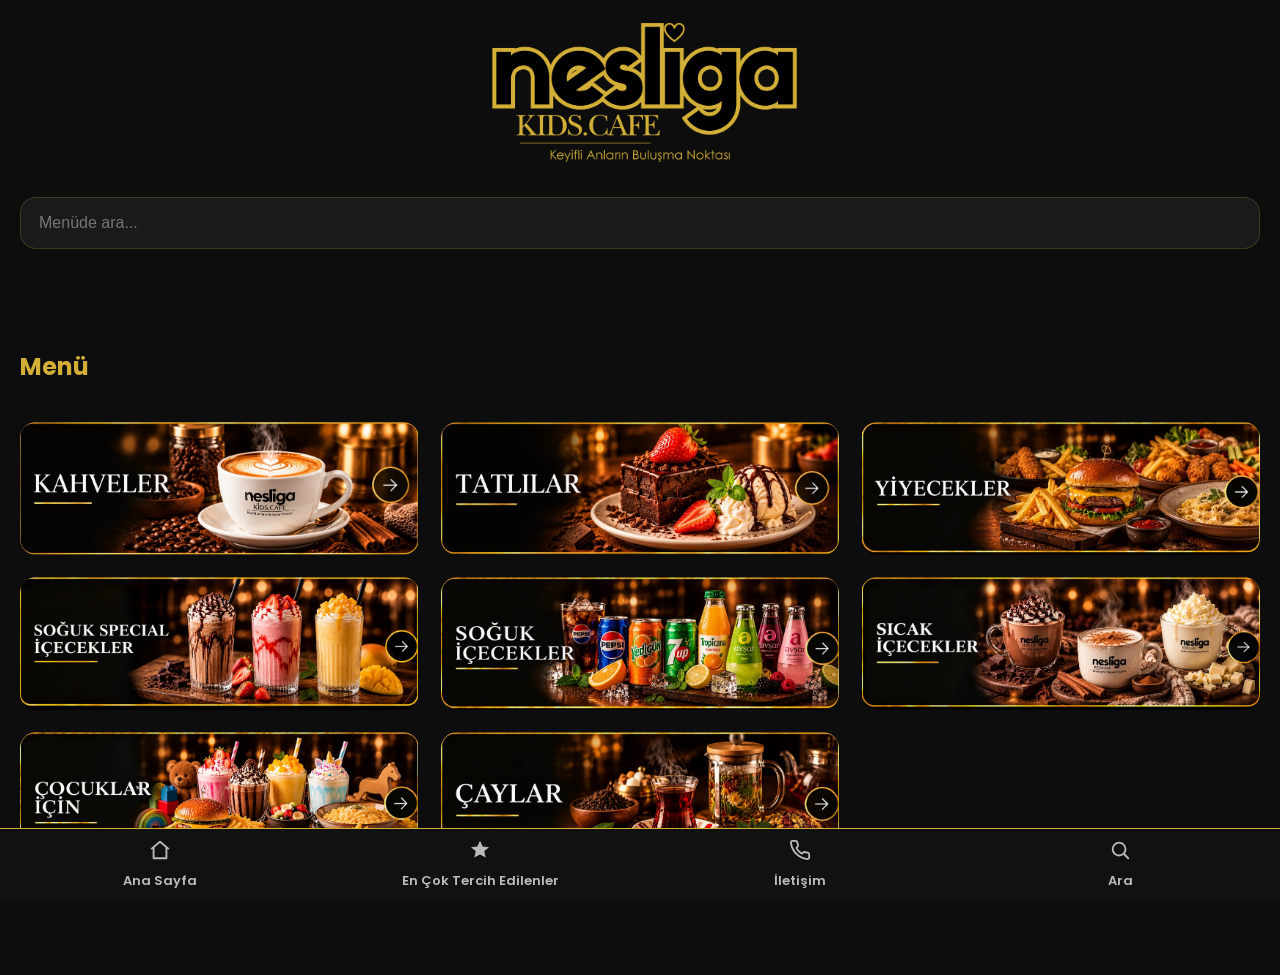
<file: index.html>
<html lang="tr">

<head>
    <meta charset="UTF-8">
    <meta name="viewport" content="width=device-width, initial-scale=1.0">

    <title>Nesliga Kids Menü</title>

    <link rel="preconnect" href="https://fonts.googleapis.com">

    <link rel="preconnect" href="https://fonts.gstatic.com" crossorigin>

    <link href="https://fonts.googleapis.com/css2?family=Allura&display=swap" rel="stylesheet">
    <link rel="stylesheet" href="style.css">

    <link rel="preconnect" href="https://fonts.googleapis.com">
    <link rel="preconnect" href="https://fonts.gstatic.com" crossorigin>

    <link href="https://fonts.googleapis.com/css2?family=Poppins:wght@300;400;500;600;700&display=swap" rel="stylesheet">
</head>

<body>

    <header class="header">

    <a href="index.html" class="logoLink">
        <img src="./assets/images/logo/logo.png"
             alt="Nesliga Kids Logo"
             class="logo">
    </a>

</header>

<div class="searchBox">

        <input type="text" id="arama" placeholder="Menüde ara...">

    </div>

    

    <section>

    <h2 class="title">
        Menü
    </h2>

    
<div class="categories" id="anaKategoriListesi"></div>


</section>

<script src="script.js"></script>

<nav class="bottom-nav">

    <a href="index.html">

        <svg xmlns="http://www.w3.org/2000/svg" width="22" height="22"
             viewBox="0 0 24 24" fill="none"
             stroke="currentColor" stroke-width="2"
             stroke-linecap="round" stroke-linejoin="round">
            <path d="M3 10.5L12 3l9 7.5"/>
            <path d="M5 9.5V21h14V9.5"/>
        </svg>

        <span>Ana Sayfa</span>

    </a>

    <a href="onerilen.html">

        <svg xmlns="http://www.w3.org/2000/svg" width="22" height="22"
             viewBox="0 0 24 24" fill="currentColor">
            <path d="M12 2l2.9 6.3 6.9.6-5.2 4.5 1.6 6.7L12 16.9 5.8 20.1l1.6-6.7L2.2 8.9l6.9-.6L12 2z"/>
        </svg>

        <span>En Çok Tercih Edilenler</span>

    </a>

    <a href="iletisim.html">

    <svg xmlns="http://www.w3.org/2000/svg" width="22" height="22"
         viewBox="0 0 24 24" fill="none"
         stroke="currentColor" stroke-width="2"
         stroke-linecap="round"
         stroke-linejoin="round">
        <path d="M22 16.92v3a2 2 0 0 1-2.18 2
                 19.79 19.79 0 0 1-8.63-3.07
                 19.5 19.5 0 0 1-6-6
                 19.79 19.79 0 0 1-3.07-8.67
                 A2 2 0 0 1 4.11 2h3
                 a2 2 0 0 1 2 1.72
                 c.12.89.33 1.76.63 2.6
                 a2 2 0 0 1-.45 2.11L8.09 9.91
                 a16 16 0 0 0 6 6
                 l1.48-1.2
                 a2 2 0 0 1 2.11-.45
                 c.84.3 1.71.51 2.6.63
                 A2 2 0 0 1 22 16.92z"/>
    </svg>

    <span>İletişim</span>

</a>

    <a href="#arama">

        <svg xmlns="http://www.w3.org/2000/svg" width="22" height="22"
             viewBox="0 0 24 24" fill="none"
             stroke="currentColor" stroke-width="2"
             stroke-linecap="round"
             stroke-linejoin="round">
            <circle cx="11" cy="11" r="7"/>
            <path d="M21 21l-4.35-4.35"/>
        </svg>

        <span>Ara</span>

    </a>

</nav>

</body>
</html>
</file>
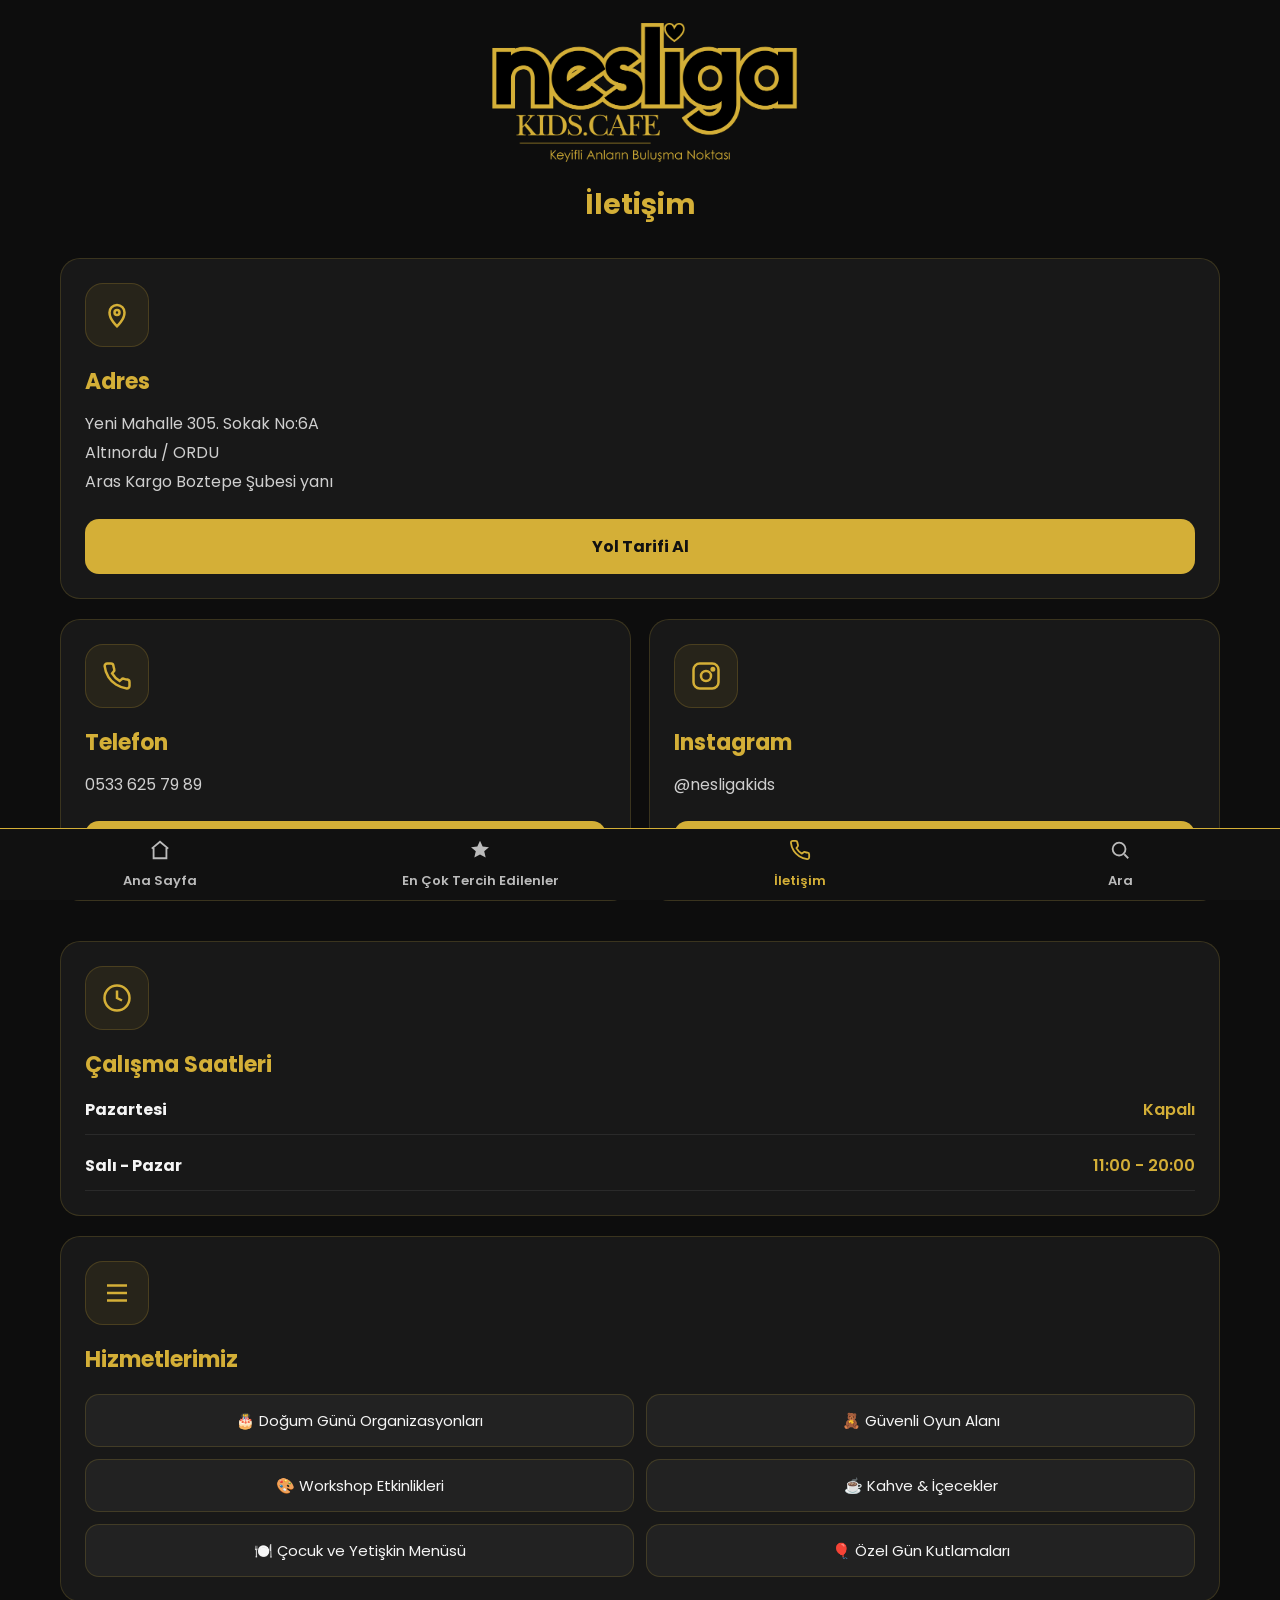
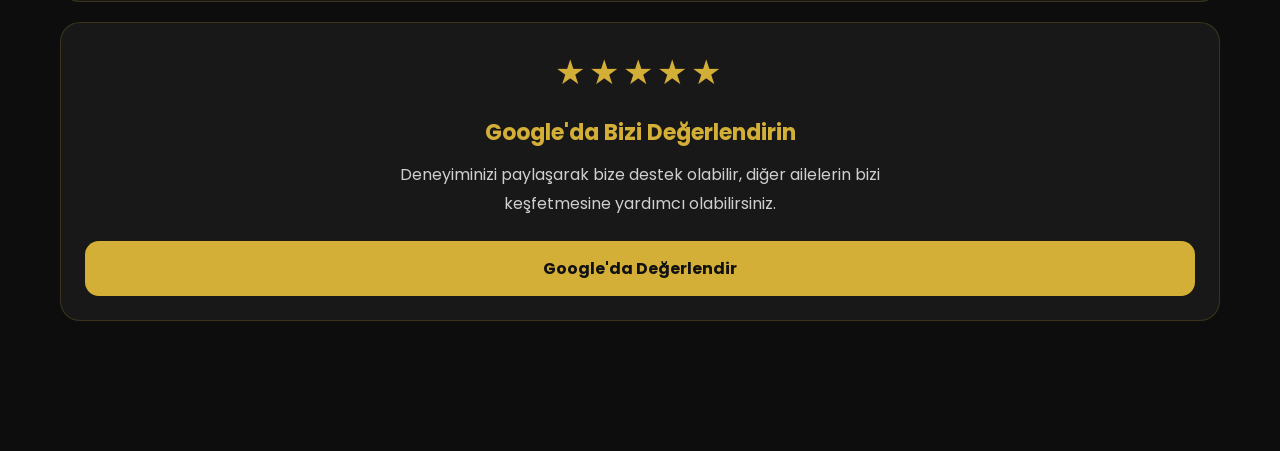
<file: iletisim.html>
<!DOCTYPE html>
<html lang="tr">

<head>
    <meta charset="UTF-8">
    <meta name="viewport" content="width=device-width, initial-scale=1.0">

    <title>İletişim | Nesliga Kids</title>

    <link rel="preconnect" href="https://fonts.googleapis.com">
    <link rel="preconnect" href="https://fonts.gstatic.com" crossorigin>

    <link href="https://fonts.googleapis.com/css2?family=Allura&display=swap" rel="stylesheet">
    <link href="https://fonts.googleapis.com/css2?family=Poppins:wght@300;400;500;600;700&display=swap" rel="stylesheet">

    <link rel="stylesheet" href="style.css">
</head>

<body>

<header class="header">

    <a href="index.html" class="logoLink">
        <img src="./assets/images/logo/logo.png"
             alt="Nesliga Kids Logo"
             class="logo">
    </a>

    <h2 class="sayfaBaslik">
        İletişim
    </h2>

</header>

<div class="container">

    <div class="contact-card">

        <div class="contact-icon">

            <svg xmlns="http://www.w3.org/2000/svg"
                 width="30"
                 height="30"
                 viewBox="0 0 24 24"
                 fill="none"
                 stroke="currentColor"
                 stroke-width="2">

                <path d="M12 21s-6-5.2-6-11a6 6 0 1 1 12 0c0 5.8-6 11-6 11z"/>
                <circle cx="12" cy="10" r="2"/>

            </svg>

        </div>

        <h3>Adres</h3>

        <p>

            Yeni Mahalle 305. Sokak No:6A<br>
            Altınordu / ORDU<br>
            Aras Kargo Boztepe Şubesi yanı

        </p>

        <a
            class="contact-btn"
            href="https://maps.app.goo.gl/dCik4smr8XqJREHt5"
            target="_blank">

            Yol Tarifi Al

        </a>

    </div>



    <div class="contact-grid">

        <div class="contact-card">

            <div class="contact-icon">

                <svg xmlns="http://www.w3.org/2000/svg"
                     width="30"
                     height="30"
                     viewBox="0 0 24 24"
                     fill="none"
                     stroke="currentColor"
                     stroke-width="2">

                    <path d="M22 16.92v3a2 2 0 0 1-2.18 2
                    19.79 19.79 0 0 1-8.63-3.07
                    19.5 19.5 0 0 1-6-6
                    19.79 19.79 0 0 1-3.07-8.67
                    A2 2 0 0 1 4.11 2h3
                    a2 2 0 0 1 2 1.72
                    c.12.89.33 1.76.63 2.6
                    a2 2 0 0 1-.45 2.11L8.09 9.91
                    a16 16 0 0 0 6 6
                    l1.48-1.2
                    a2 2 0 0 1 2.11-.45
                    c.84.3 1.71.51 2.6.63
                    A2 2 0 0 1 22 16.92z"/>

                </svg>

            </div>

            <h3>Telefon</h3>

            <p>0533 625 79 89</p>

            <a
                class="contact-btn"
                href="tel:+905336257989">

                Hemen Ara

            </a>

        </div>



        <div class="contact-card">

            <div class="contact-icon">

                <svg xmlns="http://www.w3.org/2000/svg"
                     width="30"
                     height="30"
                     viewBox="0 0 24 24"
                     fill="none"
                     stroke="currentColor"
                     stroke-width="2">

                    <rect x="2" y="2" width="20" height="20" rx="5"/>
                    <circle cx="12" cy="12" r="4"/>
                    <circle cx="17.5" cy="6.5" r="1"/>

                </svg>

            </div>

            <h3>Instagram</h3>

            <p>@nesligakids</p>

            <a
                class="contact-btn"
                target="_blank"
                href="https://instagram.com/nesligakids">

                Takip Et

            </a>

        </div>

    </div>



    <div class="contact-card">

        <div class="contact-icon">

            <svg xmlns="http://www.w3.org/2000/svg"
                 width="30"
                 height="30"
                 viewBox="0 0 24 24"
                 fill="none"
                 stroke="currentColor"
                 stroke-width="2">

                <circle cx="12" cy="12" r="10"/>
                <polyline points="12 6 12 12 16 14"/>

            </svg>

        </div>

        <h3>Çalışma Saatleri</h3>

        <div class="hours">

            <div>
                <strong>Pazartesi</strong>
                <span>Kapalı</span>
            </div>

            <div>
                <strong>Salı - Pazar</strong>
                <span>11:00 - 20:00</span>
            </div>

        </div>

    </div>

        <div class="contact-card">

        <div class="contact-icon">

            <svg xmlns="http://www.w3.org/2000/svg"
                 width="30"
                 height="30"
                 viewBox="0 0 24 24"
                 fill="none"
                 stroke="currentColor"
                 stroke-width="2">

                <path d="M4 6h16"/>
                <path d="M4 12h16"/>
                <path d="M4 18h16"/>

            </svg>

        </div>

        <h3>Hizmetlerimiz</h3>

        <div class="services-grid">

            <div class="service-item">🎂 Doğum Günü Organizasyonları</div>

            <div class="service-item">🧸 Güvenli Oyun Alanı</div>

            <div class="service-item">🎨 Workshop Etkinlikleri</div>

            <div class="service-item">☕ Kahve & İçecekler</div>

            <div class="service-item">🍽️ Çocuk ve Yetişkin Menüsü</div>

            <div class="service-item">🎈 Özel Gün Kutlamaları</div>

        </div>

    </div>



    <div class="contact-card review-card">

        <div class="stars">
            ★★★★★
        </div>

        <h3>Google'da Bizi Değerlendirin</h3>

        <p>

            Deneyiminizi paylaşarak bize destek olabilir,
            diğer ailelerin bizi keşfetmesine yardımcı olabilirsiniz.

        </p>

        <a
            class="contact-btn"
            href="https://g.page/r/CdWwIf9aoahxEBM/review"
            target="_blank">

            Google'da Değerlendir

        </a>

    </div>

</div>



<nav class="bottom-nav">

    <a href="index.html">

        <svg xmlns="http://www.w3.org/2000/svg"
             width="22"
             height="22"
             viewBox="0 0 24 24"
             fill="none"
             stroke="currentColor"
             stroke-width="2">

            <path d="M3 10.5L12 3l9 7.5"/>
            <path d="M5 9.5V21h14V9.5"/>

        </svg>

        <span>Ana Sayfa</span>

    </a>



    <a href="onerilen.html">

        <svg xmlns="http://www.w3.org/2000/svg"
             width="22"
             height="22"
             viewBox="0 0 24 24"
             fill="currentColor">

            <path d="M12 2l2.9 6.3 6.9.6-5.2 4.5 1.6 6.7L12 16.9 5.8 20.1l1.6-6.7L2.2 8.9l6.9-.6L12 2z"/>

        </svg>

        <span>En Çok Tercih Edilenler</span>

    </a>



    <a class="active" href="iletisim.html">

    <svg xmlns="http://www.w3.org/2000/svg"
         width="22"
         height="22"
         viewBox="0 0 24 24"
         fill="none"
         stroke="currentColor"
         stroke-width="2"
         stroke-linecap="round"
         stroke-linejoin="round">

        <path d="M22 16.92v3a2 2 0 0 1-2.18 2
                 19.79 19.79 0 0 1-8.63-3.07
                 19.5 19.5 0 0 1-6-6
                 19.79 19.79 0 0 1-3.07-8.67
                 A2 2 0 0 1 4.11 2h3
                 a2 2 0 0 1 2 1.72
                 c.12.89.33 1.76.63 2.6
                 a2 2 0 0 1-.45 2.11L8.09 9.91
                 a16 16 0 0 0 6 6
                 l1.48-1.2
                 a2 2 0 0 1 2.11-.45
                 c.84.3 1.71.51 2.6.63
                 A2 2 0 0 1 22 16.92z"/>
    </svg>

    <span>İletişim</span>

</a>



    <a href="index.html#arama">

        <svg xmlns="http://www.w3.org/2000/svg"
             width="22"
             height="22"
             viewBox="0 0 24 24"
             fill="none"
             stroke="currentColor"
             stroke-width="2">

            <circle cx="11" cy="11" r="7"/>

            <path d="M21 21l-4.35-4.35"/>

        </svg>

        <span>Ara</span>

    </a>

</nav>

</body>
</html>
</file>
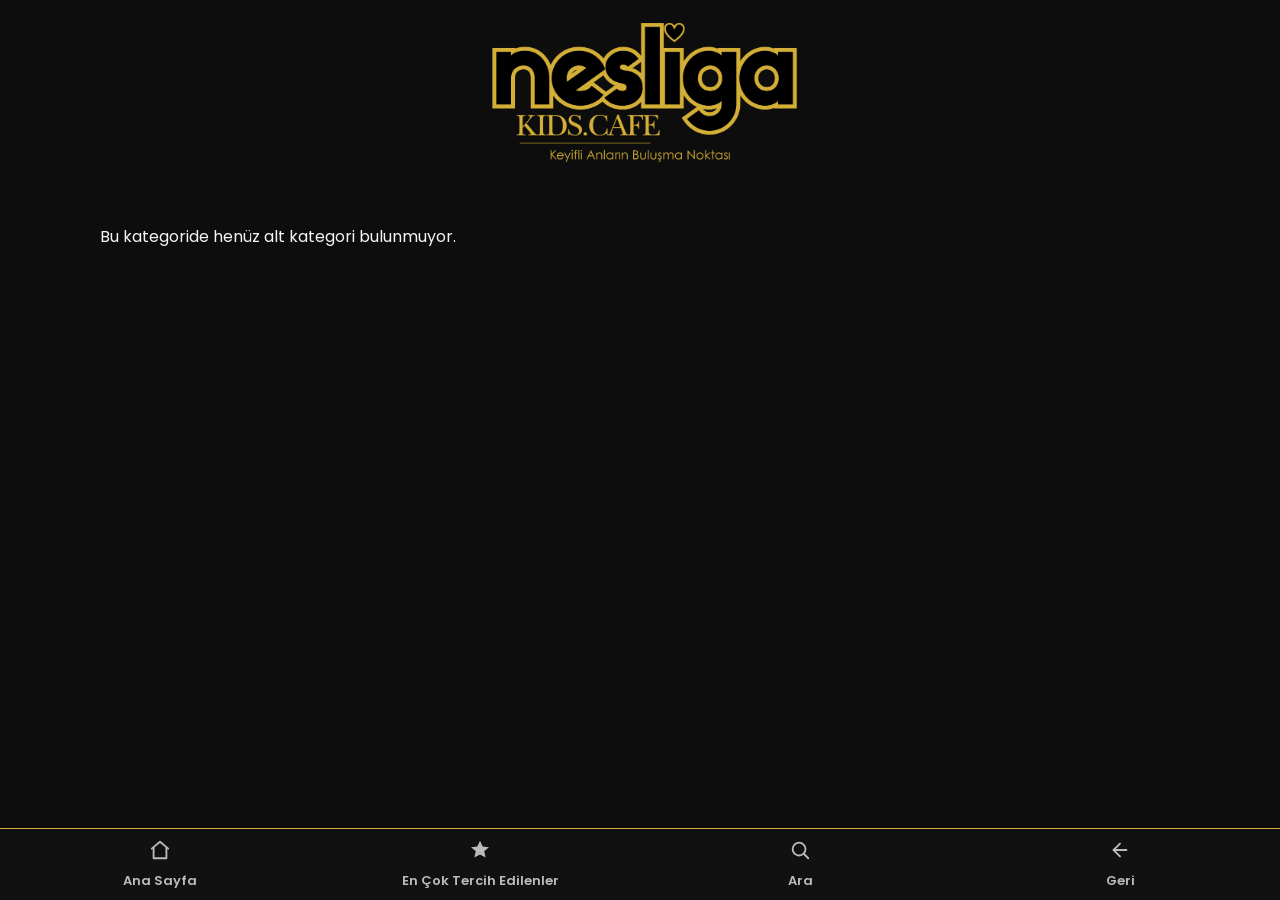
<file: kategori.html>
<!DOCTYPE html>
<html lang="tr">

<head>

    <meta charset="UTF-8">
    <meta name="viewport" content="width=device-width, initial-scale=1.0">

    <title>Kategori</title>
<link rel="preconnect" href="https://fonts.googleapis.com">

<link rel="preconnect" href="https://fonts.gstatic.com" crossorigin>

<link href="https://fonts.googleapis.com/css2?family=Allura&display=swap" rel="stylesheet">
    <link rel="stylesheet" href="style.css">

    <link rel="preconnect" href="https://fonts.googleapis.com">
    <link rel="preconnect" href="https://fonts.gstatic.com" crossorigin>

    <link href="https://fonts.googleapis.com/css2?family=Poppins:wght@300;400;500;600;700&display=swap" rel="stylesheet">

</head>

<body>

<header class="header">

    <div class="headerTop">

        

        <a href="index.html" class="logoLink">
            <img src="./assets/images/logo/logo.png"
                 class="logo"
                 alt="Nesliga Kids Logo">
        </a>

    </div>

</header>

<div class="container">

    <!--
        Rev6
        Ürün kartları artık script.js tarafından
        premium accordion olarak oluşturulacaktır.
    -->

    <section class="kategori-page">

        <div id="kategoriListesi" class="premium-list"></div>

    </section>

</div>

<script>

const params = new URLSearchParams(window.location.search);

const kat = params.get("kat");
const alt = params.get("alt");

const baslik = document.getElementById("sayfaBaslik");

const isimler = {

    kahveler:"☕ Kahveler",

    tatlilar:"🍰 Tatlılar",

    "soguk-special":"🥤 Soğuk Special İçecekler",

    caylar:"🍵 Çaylar",

    "sicak-icecekler":"🔥 Sıcak İçecekler",

    yiyecekler:"🍽️ Yiyecekler",

    cocuk:"🧒 Çocuk Dünyası",

    "soguk-icecekler":"🥤 Soğuk İçecekler"

};

if (baslik) {

    if (!alt) {

        baslik.innerHTML = isimler[kat] || "";

    } else {

        const altlar = {

            "espresso-bazli":"☕ Espresso Bazlı Kahveler",
            "sutlu":"🥛 Sütlü Kahveler",
            "soguk":"🧊 Soğuk Kahveler",
            "geleneksel":"☕ Geleneksel Kahveler",
            "waffle":"🧇 Waffle",
            "tatlilar":"🍰 Diğer Tatlılar",
            "milkshake":"🥤 Milkshake",
            "frappe":"☕ Frappe",
            "smoothie":"🥭 Smoothie",
            "frozen":"❄️ Frozen",
            "cay":"🍵 Çaylar",
            "sicak":"☕ Sıcak İçecekler",
            "cocuk-menu":"🍽️ Çocuk Menüleri",
            "cocuk-icecek":"🥛 Çocuk İçecekleri"

        };

        baslik.innerHTML = altlar[alt] || "";

    }

}

</script>

<script src="script.js"></script>

<nav class="bottom-nav">

    <a href="index.html">

        <svg xmlns="http://www.w3.org/2000/svg" width="22" height="22"
             viewBox="0 0 24 24" fill="none"
             stroke="currentColor" stroke-width="2"
             stroke-linecap="round" stroke-linejoin="round">
            <path d="M3 10.5L12 3l9 7.5"/>
            <path d="M5 9.5V21h14V9.5"/>
        </svg>

        <span>Ana Sayfa</span>

    </a>

    <a href="onerilen.html">

        <svg xmlns="http://www.w3.org/2000/svg" width="22" height="22"
             viewBox="0 0 24 24" fill="currentColor">
            <path d="M12 2l2.9 6.3 6.9.6-5.2 4.5 1.6 6.7L12 16.9 5.8 20.1l1.6-6.7L2.2 8.9l6.9-.6L12 2z"/>
        </svg>

        <span>En Çok Tercih Edilenler</span>

    </a>

    <a href="index.html#arama">

        <svg xmlns="http://www.w3.org/2000/svg" width="22" height="22"
             viewBox="0 0 24 24" fill="none"
             stroke="currentColor" stroke-width="2"
             stroke-linecap="round" stroke-linejoin="round">
            <circle cx="11" cy="11" r="7"/>
            <path d="M21 21l-4.35-4.35"/>
        </svg>

        <span>Ara</span>

    </a>

    <a href="javascript:history.back()">

        <svg xmlns="http://www.w3.org/2000/svg" width="22" height="22"
             viewBox="0 0 24 24" fill="none"
             stroke="currentColor" stroke-width="2"
             stroke-linecap="round" stroke-linejoin="round">
            <path d="M19 12H5"/>
            <path d="M12 19l-7-7 7-7"/>
        </svg>

        <span>Geri</span>

    </a>

</nav>

</body>
</html>
</file>
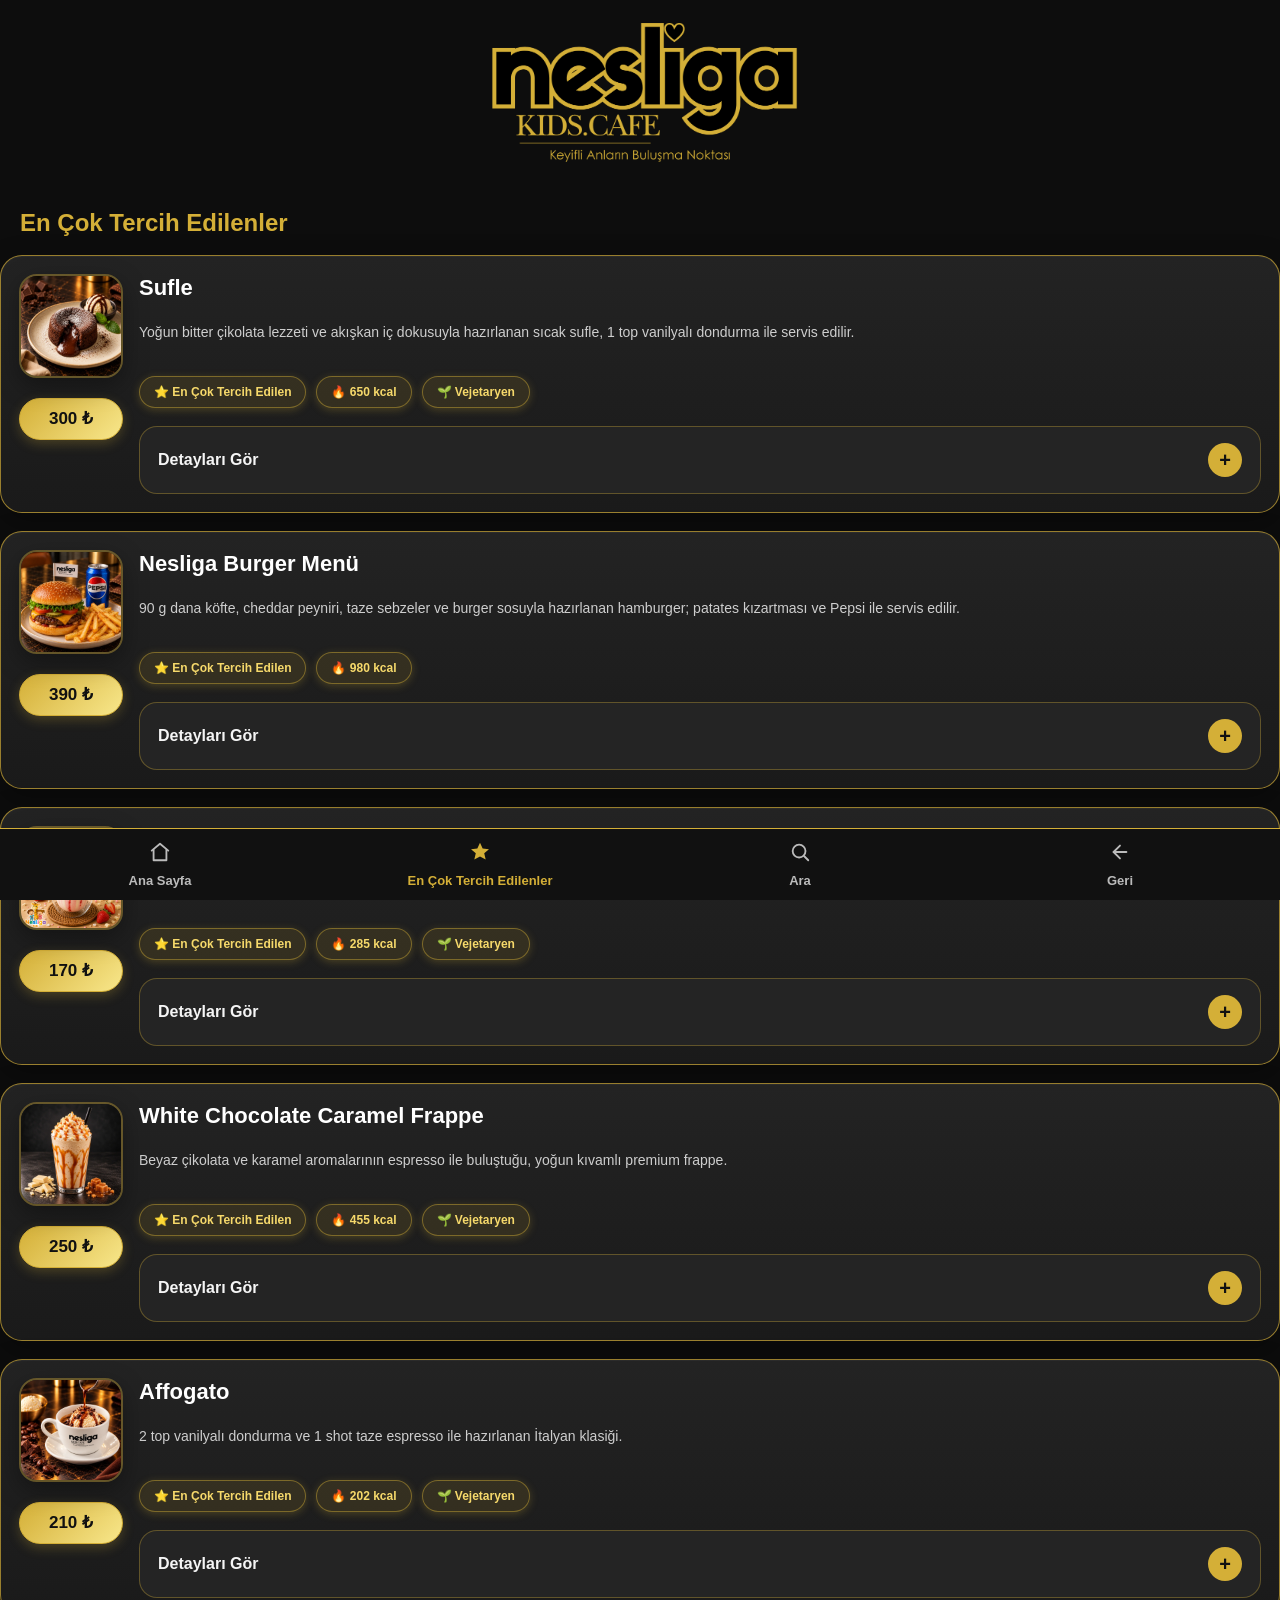
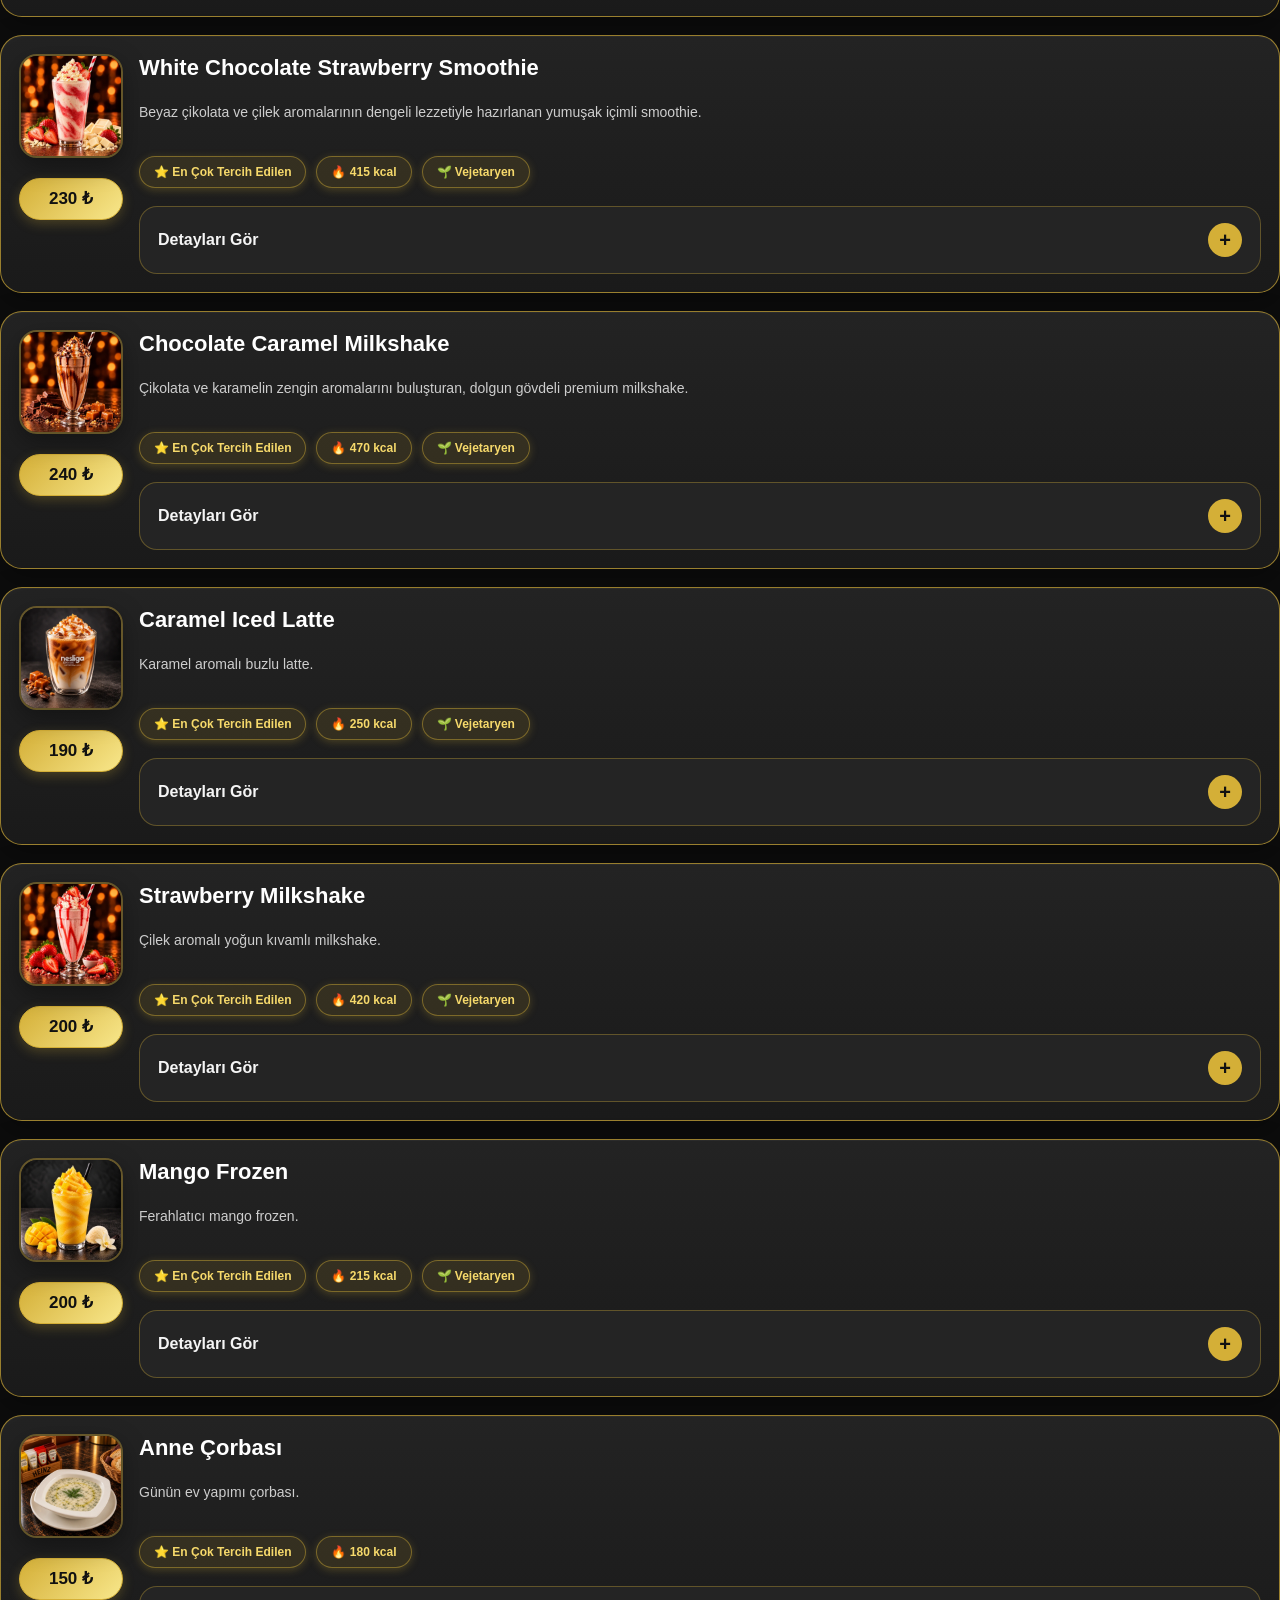
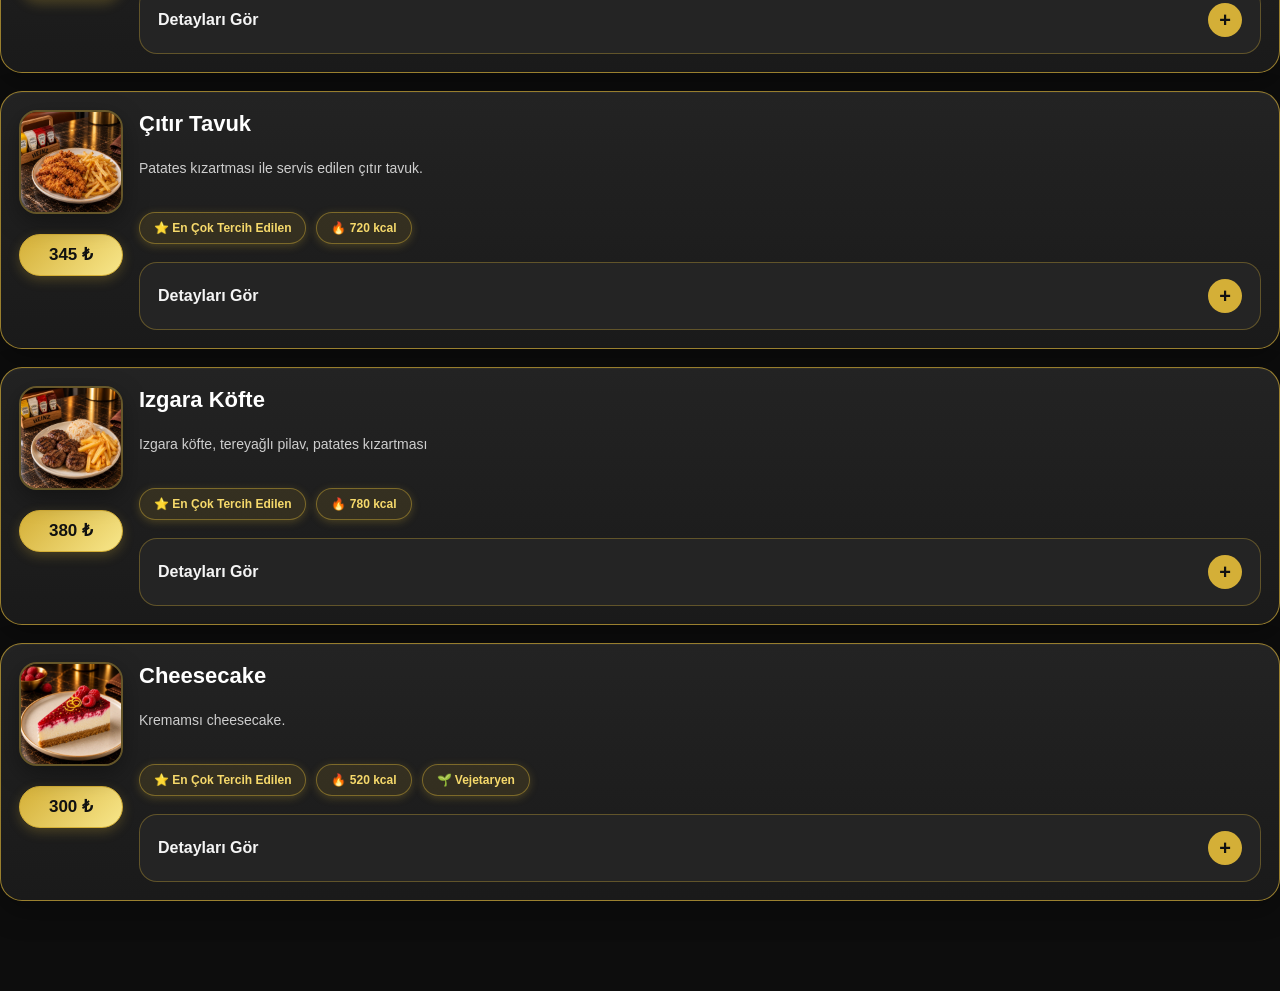
<file: onerilen.html>
<!DOCTYPE html>
<html lang="tr">

<head>
    <meta charset="UTF-8">
    <meta name="viewport" content="width=device-width, initial-scale=1.0">

    <title>En Çok Tercih Edilenler - Nesliga Kids</title>
<link rel="preconnect" href="https://fonts.googleapis.com">

<link rel="preconnect" href="https://fonts.gstatic.com" crossorigin>

<link href="https://fonts.googleapis.com/css2?family=Allura&display=swap" rel="stylesheet">
    <link rel="stylesheet" href="style.css">
</head>

<body>

<header class="header">

    <a href="index.html" class="logoLink">
        <img src="./assets/images/logo/logo.png"
             class="logo"
             alt="Nesliga Kids Logo">
    </a>

</header>

<section>

    <h2 class="title">
        En Çok Tercih Edilenler
    </h2>

    <div id="onerilenListe"></div>

</section>

<script src="script.js"></script>

<nav class="bottom-nav">

    <a href="index.html">
        <svg xmlns="http://www.w3.org/2000/svg" viewBox="0 0 24 24"
             fill="none" stroke="currentColor" stroke-width="2"
             stroke-linecap="round" stroke-linejoin="round">
            <path d="M3 10.5L12 3l9 7.5"/>
            <path d="M5 9.5V21h14V9.5"/>
        </svg>
        <span>Ana Sayfa</span>
    </a>

    <a href="onerilen.html" class="active">
        <svg xmlns="http://www.w3.org/2000/svg" viewBox="0 0 24 24"
             fill="currentColor">
            <path d="M12 2l2.9 6.3 6.9.6-5.2 4.5 1.6 6.7L12 16.9 5.8 20.1l1.6-6.7L2.2 8.9l6.9-.6L12 2z"/>
        </svg>
        <span>En Çok Tercih Edilenler</span>
    </a>

    <a href="#arama">
        <svg xmlns="http://www.w3.org/2000/svg" viewBox="0 0 24 24"
             fill="none" stroke="currentColor" stroke-width="2"
             stroke-linecap="round" stroke-linejoin="round">
            <circle cx="11" cy="11" r="7"/>
            <path d="M21 21l-4.35-4.35"/>
        </svg>
        <span>Ara</span>
    </a>

   <a href="javascript:history.back()">

    <svg xmlns="http://www.w3.org/2000/svg"
         width="22"
         height="22"
         viewBox="0 0 24 24"
         fill="none"
         stroke="currentColor"
         stroke-width="2"
         stroke-linecap="round"
         stroke-linejoin="round">

        <path d="M19 12H5"/>
        <path d="M12 19l-7-7 7-7"/>

    </svg>

    <span>Geri</span>

</a>

</nav>

</body>
</html>
</file>
<file: style.css>
/* =========================================================
   NESLIGA MENU
   STYLE.CSS
   Optimized Rev8
   Part 1 / 7
========================================================= */

:root{

    --bg:#0d0d0d;
    --surface:#181818;
    --surface-2:#242424;

    --gold:#D4AF37;
    --gold-light:#E7C25A;

    --text:#F5F5F5;
    --text-soft:#CFCFCF;
    --text-muted:#999;

    --border:rgba(212,175,55,.18);

    --radius:18px;
    --radius-sm:12px;
    --radius-lg:20px;

    --transition:.25s ease;

}

*{
    margin:0;
    padding:0;
    box-sizing:border-box;
}

html{
    scroll-behavior:smooth;
}

body{

    font-family:'Poppins',sans-serif;

    background:var(--bg);

    color:var(--text);

    padding-bottom:90px;

    -webkit-font-smoothing:antialiased;

    text-rendering:optimizeLegibility;

}

img{
    max-width:100%;
    display:block;
}

a{
    text-decoration:none;
    color:inherit;
}

button{
    font-family:inherit;
}


/* =========================================================
   HEADER
========================================================= */
.logo{
    display:block;
    width:340px;
    max-width:90vw;
    height:auto;
    margin:0 auto;
    transition:transform .25s ease;
}

.logo:hover{
    transform:scale(1.02);
}


.header{
    position:relative;
    padding:16px 20px 12px;
    text-align:center;
}


.logoLink{
    display:inline-block;
    text-decoration:none;
}


.slogan{

    margin-top:10px;

    text-align:center;

    font-family:"Allura",cursive;

    font-size:42px;

    font-weight:400;

    line-height:1.1;

    color:#c8a25a;

    letter-spacing:.4px;

    text-shadow:
        0 1px 0 rgba(255,255,255,.08),
        0 2px 8px rgba(212,175,55,.20);

}

.sayfaBaslik{
    margin-top:12px;
    font-size:28px;
    font-weight:700;
    color:var(--gold);
}


.title{
    margin:28px 20px 18px;
    font-size:24px;
    color:var(--gold);
}


/* =========================================================
   SEARCH
========================================================= */

.searchBox{

    padding:20px;

}

.searchBox input{

    width:100%;

    padding:16px 18px;

    border-radius:16px;

    border:1px solid rgba(212,175,55,.20);

    outline:none;

    background:#1a1a1a;

    color:#fff;

    font-size:16px;

    box-shadow:none;

}


/* =========================================================
   CONTAINER
========================================================= */

.container{

    max-width:1200px;

    margin:auto;

    padding:20px;

}


/* =========================================================
   COMMON CARD BASE
========================================================= */

.card,
.category,
.urunKart,
.product-card,
.kategori-card{

    background:var(--surface);

    color:var(--text);

    border:1px solid var(--border);

    border-radius:18px;

    transition:var(--transition);

}

.card,
.product-card{

    overflow:hidden;

}

.card:hover,
.product-card:hover,
.category:hover,
.urunKart:hover{

    transform:translateY(-4px);

    border-color:var(--gold);

}

.card{

    min-width:190px;

    padding:22px;

    text-align:center;

    font-weight:600;

    flex-shrink:0;

}


/* =========================================================
   CARD SCROLLER
========================================================= */

.cards{

    display:flex;

    gap:15px;

    overflow-x:auto;

    padding:0 20px 20px;

}

.cards::-webkit-scrollbar{

    display:none;

}

/* =========================================================
   CATEGORY GRID
========================================================= */

.categories{

    display:grid;

    grid-template-columns:repeat(auto-fit,minmax(170px,1fr));

    gap:18px;

    padding:20px;

}

.category{
    display:flex;
    align-items:center;
    gap:16px;
    min-height:96px;
    padding:16px 18px;

    cursor:pointer;
}

.categoryInfo{
    flex:1;
    min-width:0;
}



.categoryTitle{
    font-size:18px;
    font-weight:700;
    line-height:1.2;
    white-space:normal;
    word-break:break-word;
}

.categoryCount{

    font-size:15px;

    color:var(--text-soft);

    text-align:left;

}

.icon{
    width:96px;
    height:96px;

    display:flex;
    align-items:center;
    justify-content:center;

    border-radius:22px;

    background:linear-gradient(
        180deg,
        rgba(212,175,55,.12),
        rgba(212,175,55,.03)
    );

    border:1px solid rgba(212,175,55,.20);
}


.icon img{
    width:76px;
    height:76px;
    max-width:100%;
    max-height:100%;
    object-fit:contain;
    display:block;
    transition:transform .35s ease;
       
}

.category:hover .icon{
    transform:translateY(-5px) scale(1.05);
    border-color:#D4AF37;
    box-shadow:0 12px 30px rgba(212,175,55,.30);
}

.category:hover .icon img{
    transform:scale(1.08);
}


/* =========================================================
   BACK BUTTON
========================================================= */

.geriBtn{

    display:inline-flex;

    align-items:center;

    gap:8px;

    margin-bottom:20px;

    border:none;

    background:none;

    color:var(--text);

    font-size:18px;

    font-weight:600;

    cursor:pointer;

    transition:color .25s ease;

}

.geriBtn:hover{

    color:var(--gold);

}


/* =========================================================
   PRODUCT GRID
========================================================= */

.urun-grid{
    display:flex;
    flex-direction:column;
    gap:18px;
}


/* =========================================================
   PRODUCT CARD
========================================================= */

.urunKart{

    padding:18px;

}

.urunKart img{

    display:none;

}

.urunBaslik{
    display:flex;
    flex-direction:column;

    gap:8px;

    flex:1;

    margin-bottom:14px;
}

.urunIsim{

    display:flex;

    align-items:center;

    gap:10px;

    flex:1;

}

.urunIcon{

    font-size:28px;

    flex-shrink:0;

}

.urunIsim h3{

    font-size:22px;

    line-height:1.35;

    color:var(--text);

}

.fiyat{

    color:var(--gold);

    font-size:24px;

    font-weight:700;

    white-space:nowrap;

}

.urunAciklama{

    margin-top:8px;

    color:var(--text-soft);

    line-height:1.8;

    font-size:16px;

}

.urunBilgi{

    padding-top:4px;

}

.urunBilgi p{

    color:var(--text-soft);

    line-height:1.8;

    font-size:16px;

}


/* =========================================================
   PRODUCT HOVER
========================================================= */

.urunKart:hover{

    box-shadow:none;

}


/* =========================================================
   MARK
========================================================= */

mark{

    background:#FFD54F;

    color:#222;

    padding:0 3px;

    border-radius:4px;

    font-weight:700;

}

/* =========================================================
   BADGES
========================================================= */

.etiketler,
.rozetler{

    display:flex;

    flex-wrap:wrap;

    gap:8px;

    margin-top:16px;

}

.rozetler{

    margin-bottom:18px;

}

.etiketler span,
.badge,
.rozetler .badge{

    display:inline-flex;

    align-items:center;

    justify-content:center;

    gap:5px;

    padding:7px 14px;

    background:var(--gold);

    color:#111;

    border:1px solid var(--gold-light);

    border-radius:999px;

    font-size:12px;

    font-weight:700;

    line-height:1;

    white-space:nowrap;

    box-shadow:0 2px 8px rgba(212,175,55,.25);

}


/* =========================================================
   DETAIL BUTTON
========================================================= */

.detayBtn{

    width:100%;

    margin-top:20px;

    padding:14px;

    border:none;

    border-radius:14px;

    background:var(--gold);

    color:#111;

    font-size:15px;

    font-weight:600;

    cursor:pointer;

    transition:var(--transition);

}

.detayBtn:hover{

    background:var(--gold-light);

}


/* =========================================================
   PREMIUM CARD
========================================================= */

.premiumCard{
    display:flex;
    gap:20px;
    align-items:flex-start;

    padding:22px;

    background:var(--surface);

    border:1px solid var(--border);
    border-radius:22px;

    box-shadow:0 8px 24px rgba(0,0,0,.12);

    transition:.25s ease;

    overflow:hidden;
}

.premiumCard:hover{
    border-color:var(--gold);
    transform:translateY(-2px);
    box-shadow:0 14px 34px rgba(0,0,0,.18);
}

.premiumLeft{
    width:92px;
    flex:0 0 92px;
}

.premiumLeft img{
    width:92px;
    height:92px;
    object-fit:cover;
    border-radius:16px;
    display:block;

    transition:
        transform .30s ease,
        box-shadow .30s ease,
        filter .30s ease;

    box-shadow:0 4px 14px rgba(0,0,0,.18);
}

.premiumCard:hover .premiumLeft img{
    transform:scale(1.05);
    filter:brightness(1.05);
    box-shadow:0 8px 22px rgba(0,0,0,.28);
}

.premiumRight{

    flex:1;

    padding:0;

}

.premiumTop{

    display:flex;

    justify-content:space-between;

    align-items:flex-start;

    gap:16px;

}

.premiumTop h3{

    color:var(--text);

    font-size:22px;

    margin-bottom:8px;

}

.kisaAciklama{

    color:var(--text-soft);

    line-height:1.7;

    margin-bottom:16px;

}


/* =========================================================
   ACCORDION
========================================================= */

.accordionBtn{
    width:100%;
    display:flex;
    justify-content:space-between;
    align-items:center;

    padding:16px 20px;

    background:rgba(212,175,55,.08);

    border:1px solid rgba(212,175,55,.30);

    border-radius:14px;

    color:#f5f5f5;

    cursor:pointer;

    font-size:16px;

    font-weight:600;

    transition:.25s ease;
}


/* =========================================================
   SKELETON
========================================================= */

.skeleton{

    background:linear-gradient(
        90deg,
        #2a2a2a,
        #383838,
        #2a2a2a
    );

    background-size:200% 100%;

    border-radius:12px;

    animation:shine 1.2s linear infinite;

}

@keyframes shine{

    0%{

        background-position:200% 0;

    }

    100%{

        background-position:-200% 0;

    }

}

/* =========================================================
   PRODUCT DETAIL
========================================================= */

#urunDetay,
.product-detail,
.product-detail-card,
.detail-card,
.urun-detay{

    max-width:680px;

    margin:16px auto 40px;

    padding:18px;

    background:var(--surface);

    color:var(--text);

    border:1px solid var(--border);

    border-radius:20px;

    box-shadow:none;

}

#urunDetay .urunBilgi{

    padding:10px;

}

#urunDetay h1{

    margin-bottom:15px;

    font-size:26px;

    color:var(--text);

}

#urunDetay .fiyat{

    margin-bottom:18px;

    font-size:24px;

}

#urunDetay p,
.product-description,
.detail-description,
.urun-aciklama{

    color:var(--text-soft);

    font-size:16px;

    line-height:1.8;

}


/* =========================================================
   DETAIL TAGS
========================================================= */

.product-detail .tag,
.detail-tags .tag,
.nutrition-tag,
.tag,
.chip,
.info-chip{

    display:inline-flex;

    align-items:center;

    justify-content:center;

    padding:7px 14px;

    margin:4px 6px 0 0;

    background:var(--surface-2);

    color:var(--text);

    border:1px solid rgba(212,175,55,.20);

    border-radius:999px;

    font-size:12px;

    font-weight:700;

}


/* =========================================================
   PRICE HELPERS
========================================================= */

.price,
.urun-fiyat{

    color:var(--gold);

    font-weight:700;

}


/* =========================================================
   SEARCH RESULTS
========================================================= */

.search-result,
.search-item{

    display:grid;

    grid-template-columns:1fr;

    gap:14px;

    align-items:center;

}


/* =========================================================
   HIDE PRODUCT IMAGES
========================================================= */

.product-image,
.product-thumb,
.urun-resim,
.search-result img,
.search-results img,
.result img,
.card img{

    display:none !important;

}


/* =========================================================
   FAVORITES
========================================================= */

.favorites-empty{

    display:flex;

    align-items:center;

    justify-content:center;

    min-height:40vh;

    text-align:center;

    color:var(--text-muted);

    font-size:18px;

}


/* =========================================================
   POPULAR SECTION
========================================================= */

.popular-section,
.en-cok-tercih-edilenler,
#popularProducts{

    display:none !important;

}


/* =========================================================
   TEXT HELPERS
========================================================= */

.urunBilgi p,
.urunAciklama,
.product-description,
.detail-description{

    font-size:16px;

    line-height:1.8;

    color:var(--text-soft);

}

/* =========================================================
   BOTTOM NAVIGATION
========================================================= */

.bottom-nav{

    position:fixed;

    left:0;

    right:0;

    bottom:0;

    height:72px;

    display:flex;

    justify-content:space-around;

    align-items:center;

    background:#111;

    border-top:1px solid var(--gold);

    padding-bottom:env(safe-area-inset-bottom);

    z-index:9999;

}

.bottom-nav a{

    flex:1;

    display:flex;

    flex-direction:column;

    text-align:center;

    justify-content:center;

    align-items:center;

    gap:6px;

    height:100%;

    text-decoration:none;

    color:#bbb;

    font-size:13px;

    font-weight:600;

    transition:color .25s ease;

}

.bottom-nav a:hover,
.bottom-nav a.active{

    color:var(--gold);

}

.bottom-nav svg{
    width:22px;
    height:22px;
    display:block;
    stroke:currentColor;
    fill:none;
}

.bottom-nav a:nth-child(2) svg{
    fill:currentColor;
    stroke:none;
}

.bottom-nav a:hover svg{
    transform:scale(1.12);
}


/* =========================================================
   COMMON TRANSITIONS
========================================================= */

.card,
.category,
.urunKart,
.product-card,
.kategori-card,
.premiumCard,
.detayBtn,
.accordionBtn,
.bottom-nav a{

    transition:all .25s ease;

}


/* =========================================================
   COMMON HOVER
========================================================= */

.card:hover,
.category:hover,
.urunKart:hover,
.product-card:hover,
.kategori-card:hover,
.premiumCard:hover{

    transform:translateY(-4px);

}


/* =========================================================
   COMMON BORDERS
========================================================= */

.card,
.category,
.urunKart,
.product-card,
.kategori-card,
.premiumCard,
#urunDetay,
.product-detail,
.detail-card{

    border:1px solid var(--border);

}


/* =========================================================
   COMMON SURFACE
========================================================= */

.card,
.category,
.urunKart,
.product-card,
.kategori-card,
.premiumCard,
#urunDetay,
.product-detail,
.detail-card{

    background:var(--surface);

}


/* =========================================================
   COMMON RADIUS
========================================================= */

.card,
.category,
.urunKart,
.product-card,
.kategori-card,
.premiumCard,
#urunDetay,
.product-detail,
.detail-card{

    border-radius:18px;

}


/* =========================================================
   TEXT COLORS
========================================================= */

.category,
.card,
.urunKart,
.product-card,
.kategori-card,
.premiumCard{

    color:var(--text);

}

.categoryCount,
.kisaAciklama,
.urunAciklama,
.urunBilgi p,
.product-description,
.detail-description{

    color:var(--text-soft);

}


/* =========================================================
   GOLD ELEMENTS
========================================================= */

.fiyat,
.price,
.urun-fiyat,
.categoryTitle,
.title,
.accordionContent h4{

    color:var(--gold);

}


/* =========================================================
   BUTTON RESET
========================================================= */

button{

    border:none;

    outline:none;

    background:none;

    cursor:pointer;

}


/* =========================================================
   FLEX HELPERS
========================================================= */

.flex{

    display:flex;

}

.flex-center{

    display:flex;

    justify-content:center;

    align-items:center;

}

.flex-between{

    display:flex;

    justify-content:space-between;

    align-items:center;

}


/* =========================================================
   HIDDEN
========================================================= */

.hidden{

    display:none !important;

}

/* =========================================================
   RESPONSIVE
========================================================= */

@media (max-width:768px){

    body{

        padding-bottom:90px;

    }

    .container{

        padding:16px;

    }

    .header{

        padding:20px 16px 28px;

    }

    .logo{

        width:260px;

        max-width:92%;

    }

    .title{

        margin:28px 16px 18px;

        font-size:22px;

    }

    .searchBox{

        padding:16px;

    }

    .searchBox input{

        padding:15px 16px;

        font-size:15px;

    }

    .cards{

        padding:0 16px 18px;

        gap:12px;

    }

    .card{

        min-width:170px;

        padding:18px;

    }

    .categories{

        grid-template-columns:1fr;

        gap:14px;

        padding:16px;

    }

    .category{

        padding:18px;

    }

    .categoryTitle{

        font-size:20px;

    }

    .categoryCount{

        font-size:14px;

    }

 .icon{

    width:84px;
    min-width:84px;
    height:84px;

    display:flex;
    align-items:center;
    justify-content:center;

    flex-shrink:0;

}

.altKategoriIcon{

    width:72px;
    height:72px;

    object-fit:contain;

    display:block;

    transition:.25s ease;

    filter:drop-shadow(0 6px 10px rgba(0,0,0,.22));

}

.card:hover .altKategoriIcon{

    transform:scale(1.08);

}
    .urun-grid{

        grid-template-columns:1fr;

        gap:18px;

    }

    .urunKart{

        padding:18px;

    }

    .urunBaslik{

        gap:12px;

    }

    .urunIsim h3{

        font-size:20px;

    }

    .fiyat{

        font-size:22px;

    }

    .premiumCard{

        gap:16px;

        padding:16px;

    }

    .premiumLeft{

        width:80px;

        flex:0 0 80px;

    }

    .premiumLeft img{
    width:80px;
    height:80px;
    object-fit:cover;
}

    .premiumTop{
    display:flex;
    justify-content:space-between;
    align-items:flex-start;
    gap:16px;
}

.premiumTop .fiyat{
    min-width:88px;
    text-align:center;
    letter-spacing:.3px;
}
    .accordionBtn{

        padding:13px 16px;

        font-size:14px;

    }

    .urunBaslik{
    flex:1;
    min-width:0;
}
    #urunDetay,
    .product-detail,
    .detail-card{

        margin:12px;

        padding:18px;

    }

    #urunDetay h1{

        font-size:26px;

    }

    #urunDetay .fiyat{

        font-size:24px;

    }
    .slogan{

    font-size:34px;

}

}


/* =========================================================
   SMALL MOBILE
========================================================= */

@media (max-width:600px){

    .card,
    .product-card,
    .urun-card{

        padding:14px;

        min-height:auto;

    }

    .product-card img,
    .urun-card img{

        width:72px;

        height:72px;

    }

    .bottom-nav{

        height:72px;

    }

    .bottom-nav a{

        font-size:12px;

        gap:3px;

    }

    .bottom-nav i,
    .bottom-nav svg{

        font-size:18px;

    }

    .category{

        gap:14px;

    }

    .icon{

        width:48px;

        min-width:48px;

        font-size:28px;

    }

}


/* =========================================================
   LARGE SCREENS
========================================================= */

@media (min-width:1200px){

    .container{

        max-width:1200px;

    }

}

.seciliUrun{
    border:2px solid #D4AF37 !important;
    box-shadow:0 0 0 4px rgba(212,175,55,.25),
               0 10px 25px rgba(212,175,55,.35);
    transform:scale(1.02);
    transition:all .35s ease;
}

/* ===== Ürün Fotoğrafı Lightbox ===== */

#fotoModal{
    position:fixed;
    inset:0;
    background:rgba(0,0,0,.88);
    display:flex;
    align-items:center;
    justify-content:center;
    opacity:0;
    visibility:hidden;
    transition:.25s;
    z-index:99999;
}

#fotoModal.aktif{
    opacity:1;
    visibility:visible;
}

.fotoOverlay{
    width:100%;
    height:100%;
    display:flex;
    align-items:center;
    justify-content:center;
    cursor:zoom-out;
    padding:20px;
}

#buyukFoto{
    max-width:min(95vw,900px);
    max-height:90vh;
    border-radius:18px;
    box-shadow:0 20px 60px rgba(0,0,0,.45);
    object-fit:contain;
    transform:scale(.95);
    transition:.25s;
}

#fotoModal.aktif #buyukFoto{
    transform:scale(1);
}

.urunResmi{
    cursor:zoom-in;
}

/* ===== Görsel Skeleton ===== */

.premiumLeft{
    position:relative;
    overflow:hidden;
    border-radius:12px;
    background:#f3f3f3;
}

.premiumLeft::before{
    content:"";
    position:absolute;
    inset:0;
    background:linear-gradient(
        90deg,
        rgba(255,255,255,0) 0%,
        rgba(255,255,255,.55) 50%,
        rgba(255,255,255,0) 100%
    );
    transform:translateX(-100%);
    animation:skeleton 1.2s infinite;
    z-index:1;
}

.premiumLeft.yuklendi::before{
    display:none;
}

@keyframes skeleton{
    to{
        transform:translateX(100%);
    }
}

.premiumLeft img{
    position:relative;
    z-index:2;
}
/* ===== Arama Sonuçları ===== */

#aramaSonuclari{
    display:flex;
    flex-direction:column;
    gap:12px;
    margin-top:12px;
}

#aramaSonuclari .category{
    display:flex;
    align-items:center;
    gap:14px;
    padding:14px 16px;
    min-height:82px;
    border-radius:18px;
}

#aramaSonuclari .category img{
    width:64px;
    height:64px;
    object-fit:cover;
    border-radius:14px;
    flex-shrink:0;
}

#aramaSonuclari .categoryInfo{
    flex:1;
    min-width:0;
}

#aramaSonuclari .categoryTitle{
    font-size:18px;
    font-weight:700;
    line-height:1.25;
    white-space:normal;
    word-break:break-word;
}

#aramaSonuclari .categoryCount{
    margin-top:4px;
    font-size:14px;
    opacity:.8;
}

/* ===== Premium Fiyat ===== */

.premiumTop .fiyat{

    background:linear-gradient(135deg,#D4AF37,#F4D77A);
    color:#1b1b1b;

    font-size:20px;
    font-weight:700;

    padding:10px 16px;

    border-radius:999px;

    white-space:nowrap;

    box-shadow:0 4px 12px rgba(212,175,55,.35);

    align-self:flex-start;
}

.accordionContent{
    max-height:0;
    overflow:hidden;

    opacity:0;

    margin-top:0;
    padding-top:0;

    border-top:none;

    transition:
        max-height .35s ease,
        opacity .25s ease,
        margin-top .25s ease,
        padding-top .25s ease;
}

.premiumCard.open .accordionContent{
    max-height:500px;
    opacity:1;

    margin-top:14px;
    padding-top:14px;

    border-top:1px solid rgba(212,175,55,.20);
}

/* =========================================================
   REV9 PREMIUM CARD
========================================================= */

.premiumCard{
    background:linear-gradient(180deg,#232323 0%,#1a1a1a 100%);
    border:1px solid rgba(212,175,55,.35);
    border-radius:26px;
    padding:20px;
    box-shadow:
        0 10px 30px rgba(0,0,0,.30),
        inset 0 1px 0 rgba(255,255,255,.03);
    transition:.35s ease;
}

.premiumCard:hover{
    transform:translateY(-4px);
    border-color:#E7C25A;
    box-shadow:
        0 18px 45px rgba(0,0,0,.42),
        0 0 25px rgba(212,175,55,.12);
}

.premiumLeft{
    width:104px;
    flex:0 0 104px;
}

.premiumLeft img{
    width:104px;
    height:104px;
    border-radius:18px;
    object-fit:cover;
    border:2px solid rgba(212,175,55,.30);
    box-shadow:0 8px 24px rgba(0,0,0,.35);
}

.premiumCard:hover .premiumLeft img{
    transform:scale(1.06);
}

.premiumTop{
    display:flex;
    justify-content:space-between;
    align-items:flex-start;
    gap:20px;
}

.urunBaslik h3{
    font-size:25px;
    font-weight:800;
    line-height:1.25;
    color:#fff;
    margin:0;
}

.kisaAciklama{
    margin-top:10px;
    margin-bottom:0;
    font-size:15px;
    line-height:1.75;
    color:rgba(255,255,255,.78);
}

.premiumTop .fiyat{
    background:linear-gradient(135deg,#D4AF37,#F8E78B);
    color:#1d1d1d;
    padding:11px 20px;
    border-radius:999px;
    font-size:18px;
    font-weight:800;
    letter-spacing:.3px;
    box-shadow:
        0 8px 18px rgba(212,175,55,.35);
}

.rozetler{
    gap:10px;
    margin-top:18px;
    margin-bottom:18px;
}

.rozetler .badge{
    background:rgba(212,175,55,.12);
    border:1px solid rgba(212,175,55,.45);
    color:#F6D96B;
    padding:9px 14px;
    font-size:12px;
    font-weight:700;
    border-radius:999px;
    transition:.25s;
}

.rozetler .badge:hover{
    background:#D4AF37;
    color:#111;
}

.accordionBtn{
    background:#242424;
    border:1px solid rgba(212,175,55,.35);
    border-radius:18px;
    padding:18px 22px;
    font-size:17px;
    font-weight:700;
}

.accordionBtn:hover{
    border-color:#D4AF37;
    background:#2b2b2b;
}

.accordionBtn span:last-child{
    width:34px;
    height:34px;
    display:flex;
    align-items:center;
    justify-content:center;
    border-radius:50%;
    background:#D4AF37;
    color:#111;
    font-size:20px;
    font-weight:800;
}

/* MOBİL */

@media (max-width:768px){

    

}

    .premiumCard{
        padding:18px;
        gap:16px;
        border-radius:22px;
    }

    .premiumLeft{
        width:92px;
        flex:0 0 92px;
    }

    .premiumLeft img{
        width:92px;
        height:92px;
    }

    .urunBaslik h3{
        font-size:22px;
    }

    .kisaAciklama{
        font-size:14px;
    }

    .premiumTop .fiyat{
        font-size:17px;
        padding:10px 18px;
    }

    .accordionBtn{
        padding:16px 18px;
        font-size:16px;
    }

/* LOGO OVERRIDE */

html body .header .logo{
    width:360px !important;
    max-width:none !important;
    height:auto !important;
    display:block !important;
    margin:0 auto !important;
}

.bottom-nav svg{
    width:22px;
    height:22px;
    margin-bottom:4px;
    transition:.25s;
}

.bottom-nav a:hover svg{
    transform:scale(1.12);
}

/* =========================================================
   İLETİŞİM SAYFASI
========================================================= */

.contact-grid{
    display:grid;
    grid-template-columns:repeat(auto-fit,minmax(280px,1fr));
    gap:18px;
    margin-bottom:20px;
}

.contact-card{

    background:var(--surface);

    border:1px solid var(--border);

    border-radius:20px;

    padding:24px;

    margin-bottom:20px;

    transition:.25s ease;

}

.contact-card:hover{

    border-color:var(--gold);

    transform:translateY(-3px);

}

.contact-icon{

    width:64px;
    height:64px;

    border-radius:18px;

    display:flex;
    align-items:center;
    justify-content:center;

    color:var(--gold);

    background:rgba(212,175,55,.08);

    border:1px solid rgba(212,175,55,.20);

    margin-bottom:18px;

}

.contact-card h3{

    color:var(--gold);

    font-size:22px;

    margin-bottom:12px;

}

.contact-card p{

    color:var(--text-soft);

    line-height:1.8;

    font-size:16px;

}

.contact-btn{

    display:inline-flex;

    justify-content:center;
    align-items:center;

    width:100%;

    margin-top:22px;

    padding:15px;

    border-radius:14px;

    background:var(--gold);

    color:#111;

    font-weight:700;

    transition:.25s;

}

.contact-btn:hover{

    background:var(--gold-light);

}

.hours{

    display:flex;

    flex-direction:column;

    gap:18px;

    margin-top:16px;

}

.hours div{

    display:flex;

    justify-content:space-between;

    align-items:center;

    border-bottom:1px solid rgba(255,255,255,.08);

    padding-bottom:12px;

}

.hours span{

    color:var(--gold);

    font-weight:600;

}

.services-grid{

    display:grid;

    grid-template-columns:repeat(2,1fr);

    gap:12px;

    margin-top:18px;

}

.service-item{

    background:#222;

    border:1px solid rgba(212,175,55,.18);

    border-radius:14px;

    padding:14px;

    text-align:center;

    color:var(--text);

    font-size:15px;

}

.review-card{

    text-align:center;

}

.review-card .stars{

    font-size:34px;

    color:var(--gold);

    letter-spacing:4px;

    margin-bottom:18px;

}

.review-card h3{

    margin-bottom:12px;

}

.review-card p{

    max-width:520px;

    margin:0 auto;

}

@media(max-width:768px){

    .contact-grid{

        grid-template-columns:1fr;

    }

    .services-grid{

        grid-template-columns:1fr;

    }

    .contact-card{

        padding:20px;

    }

}


/* NESLIGA KIDS — MOBİL KATEGORİ VE ALT MENÜ İYİLEŞTİRMESİ */
html, body { min-height:100%; background-color:var(--bg, #0d0d0d); }

@media (max-width:768px) {
  .categories { grid-template-columns:1fr; gap:12px; padding:12px 14px 18px; }
  .categories > .category {
    min-height:112px; padding:12px 16px; gap:14px; border-radius:20px;
  }
  .categories > .category .icon {
    width:68px; min-width:68px; height:68px; flex:0 0 68px; border-radius:20px;
  }
  .categories > .category .icon img {
    width:58px; height:58px; object-fit:contain;
  }
  .categories > .category > span,
  .categories > .category .categoryTitle {
    font-size:18px; line-height:1.25; overflow-wrap:anywhere;
  }
  .bottom-nav {
    height:70px; padding:5px 4px 0; padding-bottom:env(safe-area-inset-bottom, 0px);
    align-items:stretch; background:#111;
  }
  .bottom-nav a {
    min-width:0; padding:2px 3px; gap:3px; font-size:11px;
    line-height:1.12; font-weight:600; overflow-wrap:anywhere;
  }
  .bottom-nav a span { display:block; max-width:100%; text-align:center; }
  .bottom-nav svg { width:21px; height:21px; flex:0 0 21px; margin:0; }
  body { padding-bottom:calc(82px + env(safe-area-inset-bottom, 0px)); }
}
@media (max-width:380px) {
  .categories > .category { min-height:102px; padding:10px 12px; gap:12px; }
  .categories > .category .icon {
    width:62px; min-width:62px; height:62px; flex-basis:62px;
  }
  .categories > .category .icon img { width:54px; height:54px; }
  .categories > .category > span,
  .categories > .category .categoryTitle { font-size:16px; }
  .bottom-nav a { font-size:10px; }
}
/* Mobil ana sayfa: arama ile menü arasındaki boşluğu azalt */
@media (max-width: 768px) {
    body:has(#anaKategoriListesi) .searchBox {
        padding-bottom: 4px;
    }

    body:has(#anaKategoriListesi) .title {
        margin-top: 14px;
        margin-bottom: 14px;
    }
}


/* NESLIGA KIDS — CATEGORY BANNERS (WebP assets) */
#anaKategoriListesi > a.category.category-banner {
    display:block;
    min-width:0;
    min-height:0;
    padding:0;
    margin:0;
    overflow:hidden;
    border:0;
    border-radius:16px;
    background:transparent;
    box-shadow:none;
    line-height:0;
    transform:none;
}
#anaKategoriListesi > a.category.category-banner:hover {
    transform:translateY(-2px);
    box-shadow:0 8px 22px rgba(0,0,0,.18);
}
#anaKategoriListesi .categoryBannerImage {
    display:block;
    width:100%;
    height:auto;
    aspect-ratio: 3 / 1;
    object-fit:contain;
    border:0;
    border-radius:16px;
    margin:0;
    padding:0;
}
#kategoriListesi > a.category.subcategory-banner {
    display:block;
    min-width:0;
    min-height:0;
    padding:0;
    margin:0;
    overflow:hidden;
    border:0;
    border-radius:16px;
    background:transparent;
    box-shadow:none;
    line-height:0;
    transform:none;
}
#kategoriListesi > a.category.subcategory-banner:hover {
    transform:translateY(-2px);
    box-shadow:0 8px 22px rgba(0,0,0,.18);
}
#kategoriListesi .subcategoryBannerImage {
    display:block;
    width:100%;
    height:auto;
    aspect-ratio:3 / 1;
    object-fit:contain;
    border:0;
    border-radius:16px;
    margin:0;
    padding:0;
}
@media (max-width:768px) {
    #anaKategoriListesi > a.category.category-banner,
    #kategoriListesi > a.category.subcategory-banner { width:100%; }
    #anaKategoriListesi .categoryBannerImage,
    #kategoriListesi .subcategoryBannerImage { width:100%; aspect-ratio:3 / 1; }
}


/* NESLIGA KIDS — banner frame cleanup v2 */
#anaKategoriListesi > a.category.category-banner,
#kategoriListesi > a.category.subcategory-banner {
    border: 0 !important;
    outline: 0 !important;
    box-shadow: none !important;
    background: transparent !important;
    overflow: hidden;
}
#anaKategoriListesi > a.category.category-banner::before,
#anaKategoriListesi > a.category.category-banner::after,
#kategoriListesi > a.category.subcategory-banner::before,
#kategoriListesi > a.category.subcategory-banner::after {
    content: none !important;
    display: none !important;
    border: 0 !important;
    box-shadow: none !important;
}
#anaKategoriListesi .categoryBannerImage,
#kategoriListesi .subcategoryBannerImage {
    display: block;
    width: 100%;
    aspect-ratio: 3 / 1;
    height: auto;
    object-fit: cover;
    object-position: center;
    border: 0 !important;
    outline: 0 !important;
    box-shadow: none !important;
    border-radius: 0 !important;
    margin: 0;
    padding: 0;
}
#anaKategoriListesi > a.category.category-banner:hover,
#kategoriListesi > a.category.subcategory-banner:hover {
    transform: none;
    box-shadow: none !important;
}

/* NESLIGA KIDS — responsive banner layout correction */
/* Ana kategori bannerları: masaüstünde 3 sütun, tablette 2, telefonda 1 */
#anaKategoriListesi.categories,
#anaKategoriListesi {
    display: grid !important;
    grid-template-columns: repeat(3, minmax(0, 1fr)) !important;
    gap: 22px !important;
    width: 100% !important;
    max-width: 1440px !important;
    margin-left: auto !important;
    margin-right: auto !important;
    padding: 20px !important;
    align-items: start;
}

#anaKategoriListesi > a.category.category-banner {
    display: block !important;
    width: 100% !important;
    min-width: 0 !important;
    padding: 0 !important;
    margin: 0 !important;
    border: 0 !important;
    background: transparent !important;
    overflow: hidden !important;
    line-height: 0 !important;
}

#anaKategoriListesi .categoryBannerImage {
    display: block !important;
    width: 100% !important;
    height: auto !important;
    aspect-ratio: 3 / 1 !important;
    object-fit: contain !important;
    border: 0 !important;
    border-radius: 0 !important;
    box-shadow: none !important;
}

/* Alt kategori bannerları geniş ve dikey sıralı kalsın */
#kategoriListesi {
    display: grid !important;
    grid-template-columns: minmax(0, 1fr) !important;
    gap: 14px !important;
    width: 100% !important;
    max-width: 1120px !important;
    margin-left: auto !important;
    margin-right: auto !important;
    padding: 20px !important;
}

#kategoriListesi > a.category.subcategory-banner {
    display: block !important;
    width: 100% !important;
    min-width: 0 !important;
    padding: 0 !important;
    margin: 0 !important;
    border: 0 !important;
    background: transparent !important;
    overflow: hidden !important;
    line-height: 0 !important;
}

#kategoriListesi .subcategoryBannerImage {
    display: block !important;
    width: 100% !important;
    height: auto !important;
    aspect-ratio: 3 / 1 !important;
    object-fit: contain !important;
    border: 0 !important;
    border-radius: 0 !important;
    box-shadow: none !important;
}

@media (max-width: 1000px) {
    #anaKategoriListesi.categories, #anaKategoriListesi {
        grid-template-columns: repeat(2, minmax(0, 1fr)) !important;
        gap: 16px !important;
        padding: 16px !important;
    }
}

@media (max-width: 600px) {
    #anaKategoriListesi.categories, #anaKategoriListesi {
        grid-template-columns: minmax(0, 1fr) !important;
        gap: 14px !important;
        padding: 12px 16px 20px !important;
    }
    #kategoriListesi {
        padding: 12px 16px 20px !important;
        gap: 12px !important;
    }
}


/* Mobil ana sayfa: bannerları tek sütunda göster */
@media screen and (max-width: 600px) {
  #anaKategoriListesi.categories {
    display: grid !important;
    grid-template-columns: minmax(0, 1fr) !important;
    gap: 16px !important;
    width: 100% !important;
    box-sizing: border-box;
    padding: 16px !important;
  }

  #anaKategoriListesi .category {
    width: 100% !important;
    min-width: 0 !important;
    box-sizing: border-box;
  }

  #anaKategoriListesi .category img {
    width: 100% !important;
    height: auto !important;
    aspect-ratio: 3 / 1;
    object-fit: contain;
    display: block;
  }
}

/* FİYAT ETİKETİ — MOBİL TAŞMA DÜZELTMESİ */
.premiumTop {
    min-width: 0;
    gap: 12px;
}

.premiumTop .urunBaslik {
    flex: 1 1 0;
    min-width: 0;
}

.premiumTop .urunBaslik h3 {
    overflow-wrap: break-word;
}

.premiumTop .fiyat {
    position: static;
    flex: 0 0 auto;
    align-self: flex-start;
    margin: 0;
    max-width: 45%;
    box-sizing: border-box;
    text-align: center;
}

@media (max-width: 768px) {
    .premiumTop {
        gap: 10px;
    }

    .premiumTop .fiyat {
        max-width: 46%;
        padding: 10px 12px;
        font-size: 16px;
        letter-spacing: 0;
    }
}


/* MOBİL FİYAT ETİKETİ — SON DÜZELTME */
@media screen and (max-width: 768px) {
    .premiumTop {
        display: grid !important;
        grid-template-columns: minmax(0, 1fr) auto;
        align-items: start;
        column-gap: 12px;
    }

    .premiumTop .urunBaslik {
        min-width: 0;
        width: 100%;
    }

    .premiumTop .urunBaslik h3 {
        min-width: 0;
        overflow-wrap: anywhere;
    }

    .premiumTop .fiyat {
        position: static !important;
        justify-self: end;
        align-self: start;
        width: max-content;
        max-width: 100%;
        margin: 0 !important;
        padding: 10px 14px;
        font-size: 16px;
        white-space: nowrap;
        box-sizing: border-box;
    }
}

/* Ürün fiyatı: detay butonunun hemen üstünde */
.premiumPriceRow {
    display: flex;
    justify-content: flex-end;
    align-items: center;
    width: 100%;
    margin: 0 0 14px;
    box-sizing: border-box;
}

.premiumPriceRow .fiyat {
    position: static !important;
    display: inline-flex;
    align-items: center;
    justify-content: center;
    flex: 0 0 auto;
    width: auto;
    max-width: 100%;
    margin: 0 !important;
    white-space: nowrap;
    box-sizing: border-box;
}

/* Mobilde ürün adı tam genişlikte kalsın */
@media screen and (max-width: 768px) {
    .premiumTop {
        display: block !important;
        width: 100%;
    }

    .premiumTop .urunBaslik {
        width: 100%;
        min-width: 0;
    }

    .premiumTop .urunBaslik h3 {
        overflow-wrap: normal;
        word-break: normal;
        line-height: 1.3;
    }

    .premiumPriceRow .fiyat {
        font-size: 17px;
        padding: 10px 18px;
    }
}


/* NESLIGA KIDS — Gold fiyat etiketi */
.premiumPriceRow .fiyat {
    background: linear-gradient(135deg, #D4AF37, #F8E78B) !important;
    color: #1D1D1D !important;
    border: 1px solid #D4AF37 !important;
    border-radius: 999px !important;
    padding: 10px 22px !important;
    font-size: 18px !important;
    font-weight: 800 !important;
    letter-spacing: 0.3px;
    box-shadow: 0 5px 14px rgba(212, 175, 55, 0.22) !important;
    white-space: nowrap;
}

/* Ürün kartının altın çerçevesini belirginleştir */
.premiumCard {
    border: 1.5px solid rgba(212, 175, 55, 0.65) !important;
    box-shadow:
        0 8px 24px rgba(0, 0, 0, 0.18),
        0 0 8px rgba(212, 175, 55, 0.06) !important;
}

/* Mobil fiyat etiketi */
@media screen and (max-width: 768px) {
    .premiumPriceRow .fiyat {
        font-size: 17px !important;
        padding: 9px 20px !important;
    }
}

/* ===== SON DÜZENLEME: fiyat fotoğrafın altında ===== */
.premiumCard {
    border: 1.5px solid rgba(212, 175, 55, 0.68) !important;
    box-shadow:
        0 10px 30px rgba(0, 0, 0, 0.30),
        inset 0 1px 0 rgba(255, 255, 255, 0.035) !important;
}

.premiumLeft {
    display: flex !important;
    flex-direction: column !important;
    align-items: stretch !important;
    gap: 10px !important;
    width: 104px !important;
    flex: 0 0 104px !important;
    overflow: visible !important;
    background: transparent !important;
    border-radius: 0 !important;
}

.premiumLeft img {
    width: 104px !important;
    height: 104px !important;
    flex: 0 0 auto !important;
    border: 2px solid rgba(212, 175, 55,  0.38) !important;
    border-radius: 18px !important;
    box-sizing: border-box !important;
}

.premiumPriceRow {
    display: flex !important;
    justify-content: center !important;
    align-items: center !important;
    width: 100% !important;
    margin: 0 !important;
    box-sizing: border-box !important;
}

.premiumPriceRow .fiyat {
    display: flex !important;
    align-items: center !important;
    justify-content: center !important;
    width: 100% !important;
    min-width: 0 !important;
    max-width: 100% !important;
    min-height: 42px;
    padding: 8px 5px !important;
    margin: 0 !important;
    border: 1px solid #E7C25A !important;
    border-radius: 999px !important;
    background: linear-gradient(135deg, #D4AF37 0%, #F8E78B 52%, #D4AF37 100%) !important;
    color: #111111 !important;
    font-size: 17px !important;
    font-weight: 800 !important;
    line-height: 1.15 !important;
    letter-spacing: 0 !important;
    white-space: nowrap !important;
    text-align: center !important;
    box-shadow: 0 4px 12px rgba(212, 175, 55, 0.24) !important;
    box-sizing: border-box !important;
}

@media screen and (max-width: 768px) {
    .premiumCard {
        gap: 16px !important;
        padding: 16px !important;
    }

    .premiumLeft {
        width: 80px !important;
        flex-basis: 80px !important;
        gap: 8px !important;
    }

    .premiumLeft img {
        width: 80px !important;
        height: 80px !important;
        border-radius: 15px !important;
    }

    .premiumPriceRow .fiyat {
        min-height: 36px;
        padding: 7px 3px !important;
        font-size: 14px !important;
    }

    .premiumRight {
        min-width: 0 !important;
    }

    .premiumTop {
        display: block !important;
        width: 100% !important;
    }
}
/* Fiyatı fotoğrafın altında göster */
.premiumLeft {
    width: 104px !important;
    flex: 0 0 104px !important;
    overflow: visible !important;
    background: transparent !important;
    border-radius: 18px;
}

.premiumPriceRow {
    display: flex !important;
    width: 100% !important;
    margin-top: 10px !important;
    justify-content: stretch !important;
}

.premiumPriceRow .fiyat {
    display: flex !important;
    width: 100% !important;
    min-width: 0 !important;
    justify-content: center !important;
    align-items: center !important;
    box-sizing: border-box !important;
    padding: 10px 4px !important;
    background: linear-gradient(135deg, #D4AF37, #F8E78B) !important;
    color: #111 !important;
    border: 1px solid #D4AF37 !important;
    border-radius: 999px !important;
    font-size: 17px !important;
    font-weight: 800 !important;
    white-space: nowrap !important;
    box-shadow: 0 4px 12px rgba(212, 175, 55, .25) !important;
}

@media (max-width: 768px) {
    .premiumLeft {
        width: 92px !important;
        flex: 0 0 92px !important;
    }

    .premiumLeft img {
        width: 92px !important;
        height: 92px !important;
    }

    .premiumPriceRow .fiyat {
        font-size: 15px !important;
        padding: 9px 2px !important;
    }
}

/* ROZET DÜZENİ — MASAÜSTÜNÜ KORU, MOBİLİ DÜZELT */

/* Masaüstü: mevcut doğal rozet akışı */
@media (min-width: 769px) {
    .premiumRight .rozetler {
        display: flex !important;
        flex-direction: row !important;
        flex-wrap: wrap !important;
        align-items: center !important;
        gap: 10px !important;
    }

    .premiumRight .rozetler .temelRozetler {
        display: contents !important;
    }
}

/* Mobil: önerilen üstte, kalori ve vejetaryen yan yana */
@media (max-width: 768px) {
    .premiumRight .rozetler {
        display: flex !important;
        flex-direction: column !important;
        align-items: flex-start !important;
        gap: 6px !important;
    }

    .premiumRight .rozetler .onerilenRozet {
        align-self: flex-start !important;
        margin: 0 !important;
        white-space: nowrap !important;
    }

    .premiumRight .rozetler .temelRozetler {
        display: flex !important;
        flex-direction: row !important;
        flex-wrap: nowrap !important;
        align-items: center !important;
        gap: 5px !important;
        width: auto !important;
        max-width: 100% !important;
        min-width: 0 !important;
    }

    .premiumRight .rozetler .temelRozetler .badge {
        display: inline-flex !important;
        flex: 0 1 auto !important;
        width: auto !important;
        min-width: 0 !important;
        max-width: 100% !important;
        padding: 5px 6px !important;
        font-size: 11px !important;
        white-space: nowrap !important;
        box-sizing: border-box !important;
    }
}


/* SON DÜZELTME — MOBİLDE KALORİ + VEJETARYEN */
@media screen and (max-width: 768px) {
    .premiumRight .rozetler {
        display: flex !important;
        flex-direction: row !important;
        flex-wrap: wrap !important;
        align-items: center !important;
        gap: 6px !important;
    }

    .premiumRight .rozetler > .badge:first-child {
        margin-right: 100% !important;
    }

    .premiumRight .rozetler .temelRozetler {
        display: flex !important;
        flex-direction: row !important;
        flex-wrap: nowrap !important;
        gap: 5px !important;
        width: auto !important;
        max-width: 100% !important;
        overflow: visible !important;
    }

    .premiumRight .rozetler .temelRozetler > .badge {
        display: inline-flex !important;
        visibility: visible !important;
        opacity: 1 !important;
        flex: 0 1 auto !important;
        white-space: nowrap !important;
        padding: 5px 6px !important;
        font-size: 11px !important;
    }
}


/* NESLIGA KIDS — MOBİL KATEGORİ ÜRÜN KARTLARI */
@media screen and (max-width: 768px) {

    /* Kategori sayfasında dış kapsayıcı kartların genişlemesini sınırlamasın */
    body:has(#kategoriListesi) .container {
        width: 100% !important;
        max-width: none !important;
        padding-left: 12px !important;
        padding-right: 12px !important;
        margin-left: 0 !important;
        margin-right: 0 !important;
        box-sizing: border-box !important;
    }

    /* Listeyi ebeveynin tam kullanılabilir genişliğine al.
       100vw + left/translate kullanılmıyor; bu kombinasyon listeyi
       tekrar ortalayıp dar görünmesine neden olabiliyordu. */
    #kategoriListesi {
        display: block !important;
        width: 100% !important;
        max-width: none !important;
        position: static !important;
        left: auto !important;
        transform: none !important;
        padding: 0 !important;
        margin: 0 !important;
        box-sizing: border-box !important;
    }

    #kategoriListesi .urun-grid {
        display: flex !important;
        flex-direction: column !important;
        width: 100% !important;
        max-width: none !important;
        gap: 14px !important;
        padding: 0 !important;
        margin: 0 !important;
        box-sizing: border-box !important;
    }

    #kategoriListesi .premiumCard {
        display: flex !important;
        width: 100% !important;
        max-width: none !important;
        min-width: 0 !important;
        margin: 0 !important;
        box-sizing: border-box !important;
    }

    #kategoriListesi .premiumRight {
        flex: 1 1 0 !important;
        min-width: 0 !important;
    }

    #kategoriListesi .premiumTop {
        gap: 8px !important;
    }

    #kategoriListesi .urunBaslik {
        min-width: 0 !important;
    }
}

/* NESLIGA KIDS — KATEGORİ SAYFASI KARTLARINI EKRANA YAY */
@media screen and (max-width: 768px) {
    body:has(#kategoriListesi) {
        overflow-x: hidden !important;
    }

    body:has(#kategoriListesi) .container {
        width: 100% !important;
        max-width: none !important;
        margin: 0 !important;
        padding-left: 8px !important;
        padding-right: 8px !important;
        box-sizing: border-box !important;
    }

    body:has(#kategoriListesi) #kategoriListesi {
        width: 100% !important;
        max-width: none !important;
        margin: 0 !important;
        padding: 0 !important;
        position: static !important;
        left: auto !important;
        transform: none !important;
        box-sizing: border-box !important;
    }

    body:has(#kategoriListesi) #kategoriListesi .urun-grid {
        display: flex !important;
        flex-direction: column !important;
        width: 100% !important;
        max-width: none !important;
        margin: 0 !important;
        padding: 0 !important;
        gap: 12px !important;
        box-sizing: border-box !important;
    }

    body:has(#kategoriListesi) #kategoriListesi .premiumCard {
        width: 100% !important;
        max-width: none !important;
        min-width: 0 !important;
        margin: 0 !important;
        box-sizing: border-box !important;
    }
}
</file>
